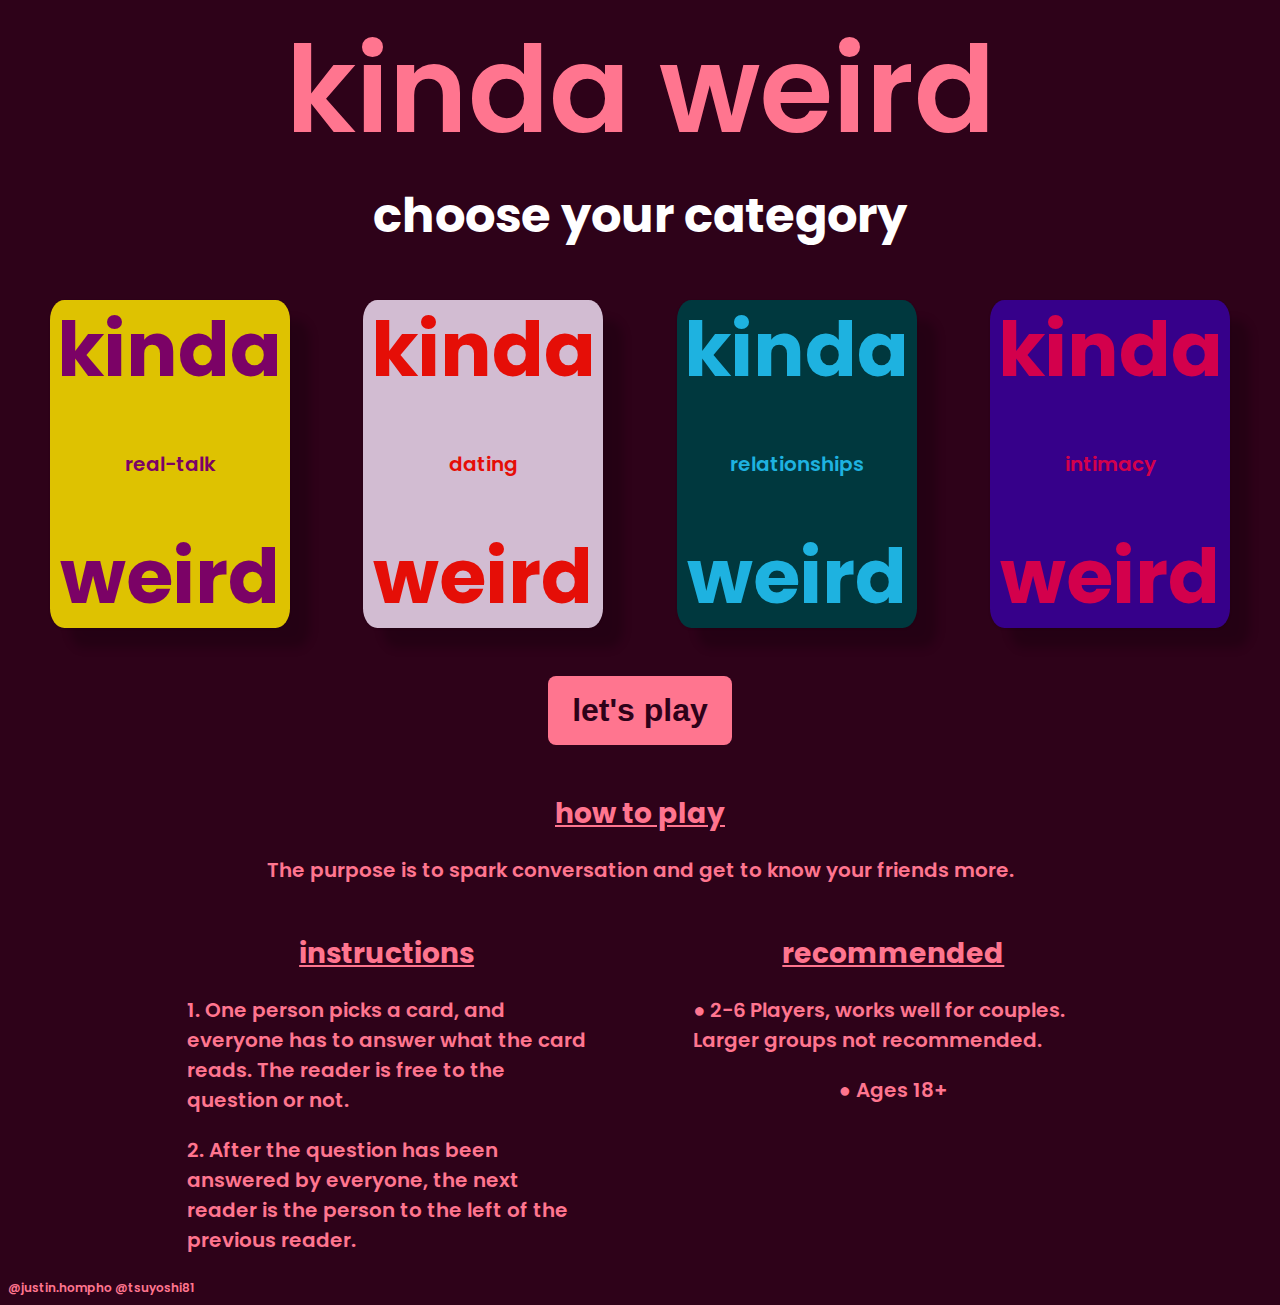
<file: index.html>
<!DOCTYPE html>
<html lang="en">

    <head>
        <!-- Google Tag Manager -->
        <script>(function(w,d,s,l,i){w[l]=w[l]||[];w[l].push({'gtm.start':
        new Date().getTime(),event:'gtm.js'});var f=d.getElementsByTagName(s)[0],
        j=d.createElement(s),dl=l!='dataLayer'?'&l='+l:'';j.async=true;j.src=
        'https://www.googletagmanager.com/gtm.js?id='+i+dl;f.parentNode.insertBefore(j,f);
        })(window,document,'script','dataLayer','GTM-N65JHM3H');</script>
        <!-- End Google Tag Manager -->
        

        
        <meta charset="UTF-8">
        <meta name="viewport" content="width=device-width, initial-scale=1.0">
        <link rel="stylesheet" href="style.css">
        <link href="https://fonts.googleapis.com/css2?family=Poppins:wght@600&display=swap" rel="stylesheet">
        <title>kinda weird</title>
        <link rel="icon" href="assets/icon.png" type="image/png">
        <meta name="viewport" content="width=device-width, initial-scale=1, maximum-scale=1, user-scalable=no">
    </head>

    <body>
        <!-- Google Tag Manager (noscript) -->
        <noscript><iframe src="https://www.googletagmanager.com/ns.html?id=GTM-N65JHM3H"
        height="0" width="0" style="display:none;visibility:hidden"></iframe></noscript>
        <!-- End Google Tag Manager (noscript) -->
        <header>kinda weird</header>
        <h2>choose your category</h2>

        <div class="card-container">
            <label>
                <input type="checkbox" id="real_talkToggleBtn">
                <div class="card real-talk">
                    <h1 class="kinda">kinda</h1>
                    <p>real-talk</p>
                    <h1 class="weird">weird</h1>
                </div>
            </label>
            <label>
                <input type="checkbox" id="datingToggleBtn">
                <div class="card dating">
                    <h1 class="kinda">kinda</h1>
                    <p>dating</p>
                    <h1 class="weird">weird</h1>
                </div>
            </label>
            <label>
                <input type="checkbox" id="relationshipsToggleBtn">
                <div class="card relationships">
                    <h1 class="kinda">kinda</h1>
                    <p>relationships</p>
                    <h1 class="weird">weird</h1>
                </div>
            </label>
            <label>
                <input type="checkbox" id="sexToggleBtn">
                <div class="card sex">
                    <h1 class="kinda">kinda</h1>
                    <p>intimacy</p>
                    <h1 class="weird">weird</h1>
                </div>
            </label>
        </div>

        <!-- BUTTON -->
        <div class="btn-container">
            <a id="play-button"><button>let's play</button></a>
        </div>
        <!-- <div class="spacer"></div> -->

        <section class="instructions">
            <h3>how to play</h3>
            <p>The purpose is to spark conversation and get to know your friends more.</p>
            <div class="s-r">
                <div class="steps">
                    <h3>instructions</h3>
                    <p>1. One person picks a card, and everyone has to answer what the card reads. The reader is free to
                        the
                        question or not. </p>
                    <p>2. After the question has been answered by everyone, the next reader is the person to the left of
                        the
                        previous reader.</p>
                </div>
                <div class="recommended">
                    <h3>recommended</h3>
                    <p>● 2-6 Players, works well for couples. Larger groups not recommended.</p>
                    <p>● Ages 18+</p>
                </div>
            </div>
        </section>
        <div class="footer">
            <p>@justin.hompho @tsuyoshi81</p>
        </div>
        <script src="script.js"></script>
    </body>

</html
</file>
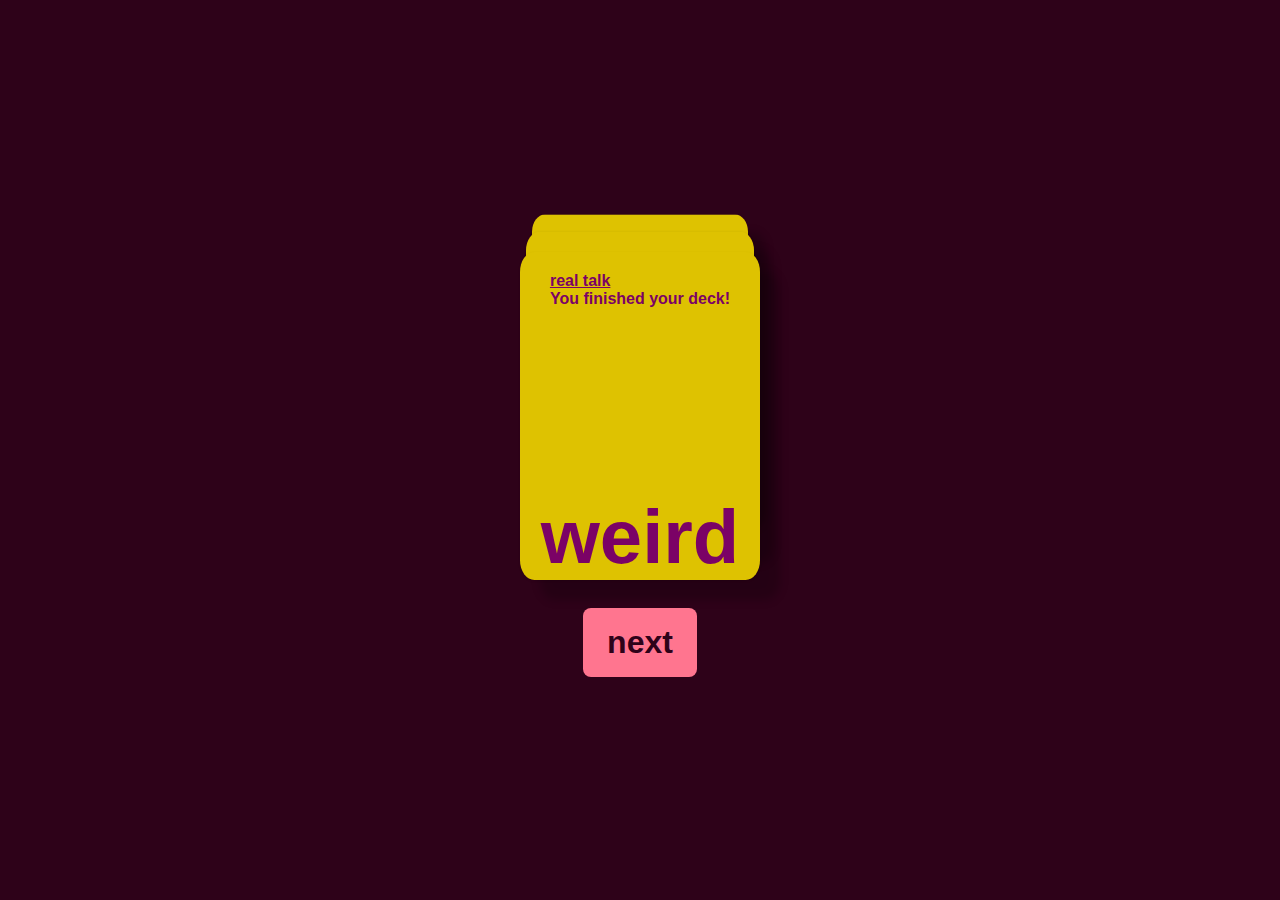
<file: play.html>
<!DOCTYPE html>
<html lang="en">

    <head>
        <!-- Google Tag Manager -->
        <script>(function(w,d,s,l,i){w[l]=w[l]||[];w[l].push({'gtm.start':
        new Date().getTime(),event:'gtm.js'});var f=d.getElementsByTagName(s)[0],
        j=d.createElement(s),dl=l!='dataLayer'?'&l='+l:'';j.async=true;j.src=
        'https://www.googletagmanager.com/gtm.js?id='+i+dl;f.parentNode.insertBefore(j,f);
        })(window,document,'script','dataLayer','GTM-N65JHM3H');</script>
        <!-- End Google Tag Manager -->
        
        <meta charset="UTF-8">
        <meta name="viewport" content="width=device-width, initial-scale=1.0">
        <link rel="stylesheet" href="deck.css">
        <title>kinda weird</title>
        <link rel="icon" href="assets/icon.png" type="image/png">
        <meta name="viewport" content="width=device-width, initial-scale=1, maximum-scale=1, user-scalable=no">
    </head>

    <body>
        <!-- Google Tag Manager (noscript) -->
        <noscript><iframe src="https://www.googletagmanager.com/ns.html?id=GTM-N65JHM3H"
        height="0" width="0" style="display:none;visibility:hidden"></iframe></noscript>
        <!-- End Google Tag Manager (noscript) -->
        <!-- Mobile version has a weired gap at the bottom -->
        <!-- <div class="mobile-spacer"></div> -->
        <div class="card-container">
            <div class="card" id="card1">
                <div class="card-text-container">
                    <p class="card-category-text card1-category" id="card1-category"></p>
                    <p class="card-question-text card1-question" id="card1-question"></p>
                </div>
                <h1 class="weird">weird</h1>
            </div>

            <div class="card" id="card2">
                <div class="card-text-container">
                    <p class="card-category-text card1-category" id="card2-category"></p>
                    <p class="card-question-text card1-question" id="card2-question"></p>
                </div>
                <h1 class="weird">weird</h1>
            </div>

            <div class="card" id="card3">
                <div class="card-text-container">
                    <p class="card-category-text card1-category" id="card3-category"></p>
                    <p class="card-question-text card1-question" id="card3-question"></p>
                </div>
                <h1 class="weird">weird</h1>
            </div>

            <!-- <div class="card card3">
                <div class="card-text-container">
                    <p class="card-category-text card1-category">card 3 category</p>
                    <p class="card-question-text card1-question">card 3 3 3 3 3 3 3 3 3 question card 3 3 3 3 3 3 3 3 3
                        questioncard 3 3 3 3 3 3 3 3 3 question </p>
                </div>
                <h1 class="weird">weird</h1>
            </div> -->
        </div>
        <button id="next-button">next</button>

        <script src="https://hammerjs.github.io/dist/hammer.min.js"></script> <!-- Include Hammer.js -->
        <script src="script.js"></script>
    </body>

</html>
</file>
<file: style.css>
:root {
    --primary: #2e0219;
    --secondary: #ff758f;

    --real-talk-bg: #dec201;
    --real-talk-text: #7b0266;

    --dating-bg: #d2bcd2;
    --dating-text: #e50e07;

    --relationships-bg: #00383e;
    --relationships-text: #1eb2e0;

    --sex-bg: #36008a;
    --sex-text: #d3004c;

    --card-h1-size: 4.75rem;
    --card-p-size: 1.25rem;
    --card-height: 18rem;
    --card-width: 12.5rem;
    --card-border-radius: 6%;
    --card-shadow: 20px 20px 10px rgba(0, 0, 0, 0.2), 0 1px 3px rgba(0, 0, 0, 0.08);

}

body {
    background-color: var(--primary);
    font-family: 'Poppins', sans-serif;
    font-weight: 600;
    margin: 0;
    transition: opacity 1s ease-out, transform 1s ease-out;
}

.fadeOut {
    opacity: 0;
    transform: translateY(50px);
}

header {
    text-align: center;
    font-size: 7.5rem;
    color: var(--secondary);
    margin: 0;
}

h2 {
    text-align: center;
    font-size: 3rem;
    color: white;
    margin: 0;
    margin-bottom: 3rem;
}

.real-talk {
    background-color: var(--real-talk-bg);
    color: var(--real-talk-text);
}

.dating {
    background-color: var(--dating-bg);
    color: var(--dating-text);
}

.relationships {
    background-color: var(--relationships-bg);
    color: var(--relationships-text);
}

.sex {
    background-color: var(--sex-bg);
    color: var(--sex-text);
}

/* Card Container */
.card-container {
    display: flex;
    justify-content: space-evenly;
    flex-wrap: wrap;
    margin: 2rem 0;
    gap: 1.5rem;
}

.card h1 {
    font-size: var(--card-h1-size);
    margin: 0;
    line-height: .8;
}

.card p {
    display: flex;
    justify-content: center;
    margin: 0;
    font-size: var(--card-p-size);
}

.card {
    display: flex;
    flex-direction: column;
    justify-content: center;
    justify-content: space-between;
    align-items: center;
    text-align: center;
    width: var(--card-width);
    height: var(--card-height);
    border-radius: var(--card-border-radius);
    cursor: pointer;
    box-shadow: var(--card-shadow);

    /* transition: transform 0.5s ease-in-out, box-shadow 0.5s ease; */
}

@keyframes bounce {

    0%,
    100% {
        transform: translateY(-1.5rem);
    }

    25% {
        transform: translateY(-.5rem);
    }

    50% {
        transform: translateY(-1.5rem);
    }

    75% {
        transform: translateY(-.5rem);
    }
}

/* Hide the Checkbox */
input[type="checkbox"] {
    display: none;
}

/* Apply the bounce animation when checkbox is selected */
input[type="checkbox"]:checked+.card {
    animation: bounce 3s ease-in-out infinite;
    border: .25rem solid var(--secondary);
    box-shadow: var(--card-shadow);

    /* transform: translateY(-30px); */
    /* transition: transform 0.5s ease-in-out, box-shadow 0.5s ease; */
}

/* Existing hover effect */
.card:hover {
    transform: translateY(-1.5rem);
    box-shadow: var(--card-shadow);
    transition: transform 0.2s ease-in-out, box-shadow 0.5s ease;
}

/* Return to Original Position Smoothly */
.card {
    transition: transform 0.5s ease-in-out, box-shadow 0.5s ease;
    border: .25rem solid transparent;
    padding: 1rem;


}


.btn-container {
    display: flex;
    justify-content: center;
    margin: 3rem 0;
}

button {
    background-color: var(--secondary);
    color: var(--primary);
    padding: 1rem 1.5rem;
    font-weight: 600;
    font-size: 2rem;
    border: none;
    cursor: pointer;
    transition: all 0.3s ease-in-out;
    border-radius: .5rem;
}

button:hover {
    background-color: white;
    color: var(--primary);
    transition: all 0.3s ease-in-out;
}

.spacer {
    height: 3rem;
}

.instructions {
    color: var(--secondary);
    font-size: 1.5rem;
    text-align: center;
    /* margin: 0 50%; */
    /* max-width: 60rem; */
    align-items: center;
    display: flex;
    flex-direction: column;

}

h3 {
    margin: 0;
    text-decoration: underline;
    width: 25rem;
}

.instructions p {
    font-size: 1.25rem;
    margin-bottom: 2rem;
    /* width: 50rem; */

}

.steps {
    display: flex;
    flex-direction: column;
    align-items: center;
    width: 25rem;
}

.recommended {
    display: flex;
    flex-direction: column;
    width: 25rem;
    align-items: center;


}

.s-r {
    display: flex;
    flex-direction: row;
    justify-content: space-evenly;
    flex-wrap: wrap;
    gap: 3rem;
    margin: 1rem;
    width: 80vw;
}

.s-r p {
    margin-bottom: 0rem;
    text-align: left;
}

.footer p {
    color: var(--secondary);
    margin: .5rem;
    font-size: .75rem;
}

@media screen and (max-width: 768px) {
    header {
        margin: .5rem;
        font-size: 3.75rem;
        line-height: 1;
    }

    h2 {
        font-size: 1.5rem;
        margin: .5rem;
        margin-bottom: 1rem;
    }

    .card-container {
        margin-top: 0;
    }

    input[type="checkbox"]:checked+.card {
        animation: none;
        border: .25rem solid var(--secondary);
        box-shadow: var(--card-shadow);

        /* transform: translateY(-30px); */
        /* transition: transform 0.5s ease-in-out, box-shadow 0.5s ease; */
    }

    .steps {
        display: flex;
        flex-direction: column;
        align-items: center;
        width: 22rem;
    }

    .recommended {
        display: flex;
        flex-direction: column;
        width: 22rem;
        align-items: center;


    }

    .card:hover {
        transform: translateY(-1rem);
        box-shadow: var(--card-shadow);
        transition: transform 0.2s ease-in-out, box-shadow 0.5s ease;
    }
}
</file>
<file: deck.css>
@import url('style.css');

body {
    font-family: Poppins, sans-serif;
    background-color: var(--primary);
    display: flex;
    flex-direction: column;
    justify-content: center;
    align-items: center;
    height: 100vh;
    margin: 0;
    overflow: hidden;
}

.card-container {
    display: flex;
    justify-content: center;
    align-items: center;
    height: 20rem;
    transform: translateY(30px);
    opacity: 0;
    transition: opacity 1s ease-in-out, transform .5s ease-in-out;
}

.visible {
    opacity: 1;
    transform: translateY(0);
}




.card {
    /* background-color: white; */
    position: absolute;
    display: flex;
    flex-direction: column;
    justify-content: space-between;
    width: var(--card-width);
    height: var(--card-height);
    border-radius: var(--card-border-radius);
    box-shadow: var(--card-shadow);
    transition: transform 0.5s, opacity 0.5s;
    cursor: grab;
}

.real_talk {
    background-color: var(--real-talk-bg);
    color: var(--real-talk-text);
}

.dating {
    background-color: var(--dating-bg);
    color: var(--dating-text);
}

.relationships {
    background-color: var(--relationships-bg);
    color: var(--relationships-text);
}

.sex {
    background-color: var(--sex-bg);
    color: var(--sex-text);
}

.card:hover {
    transform: translateY(-.5rem);
    box-shadow: var(--card-shadow);
    transition: transform 0.2s ease-in-out, box-shadow 0.5s ease;
}

.card-text-container {
    display: flex;
    flex-direction: column;
    align-items: flex-start;
}

.card h1 {
    font-size: var(--card-h1-size);
    margin: 0;
    line-height: .8;
    transform: translateY(.5rem);
}

.card p {
    font-size: 1rem;
    text-align: left;
}

.card-category-text {
    text-decoration: underline;
}

/*//////////////////////////////////////////////*/
/* Stack styling */
/* .card:nth-child(1) {
    z-index: 4;
}

.card:nth-child(2) {
    z-index: 3;
    transform: scale(0.95) translateY(-20px);
}

.card:nth-child(3) {
    z-index: 2;
    transform: scale(0.9) translateY(-40px);
}


.card:nth-child(4) {
    z-index: 1;
    transform: scale(0.85) translateY(-60px);
} */

/* Next button styling */
button {
    background-color: var(--secondary);
    color: var(--primary);
    padding: 1rem 1.5rem;
    font-weight: 600;
    font-size: 2rem;
    border: none;
    cursor: pointer;
    transition: all 0.3s ease-in-out;
    border-radius: .5rem;

    transform: translateY(30px);
    opacity: 0;
    transition: opacity 1s ease-in-out, transform .5s ease-in-out;
}

button:hover {
    background-color: white;
    color: var(--primary);
    transition: all 0.3s ease-in-out;
}

@media screen and (max-width: 768px) {
    button:hover {
        background-color: var(--secondary);
        color: var(--primary);
    }

    .mobile-spacer {
        height: 20vh;
    }
}
</file>
